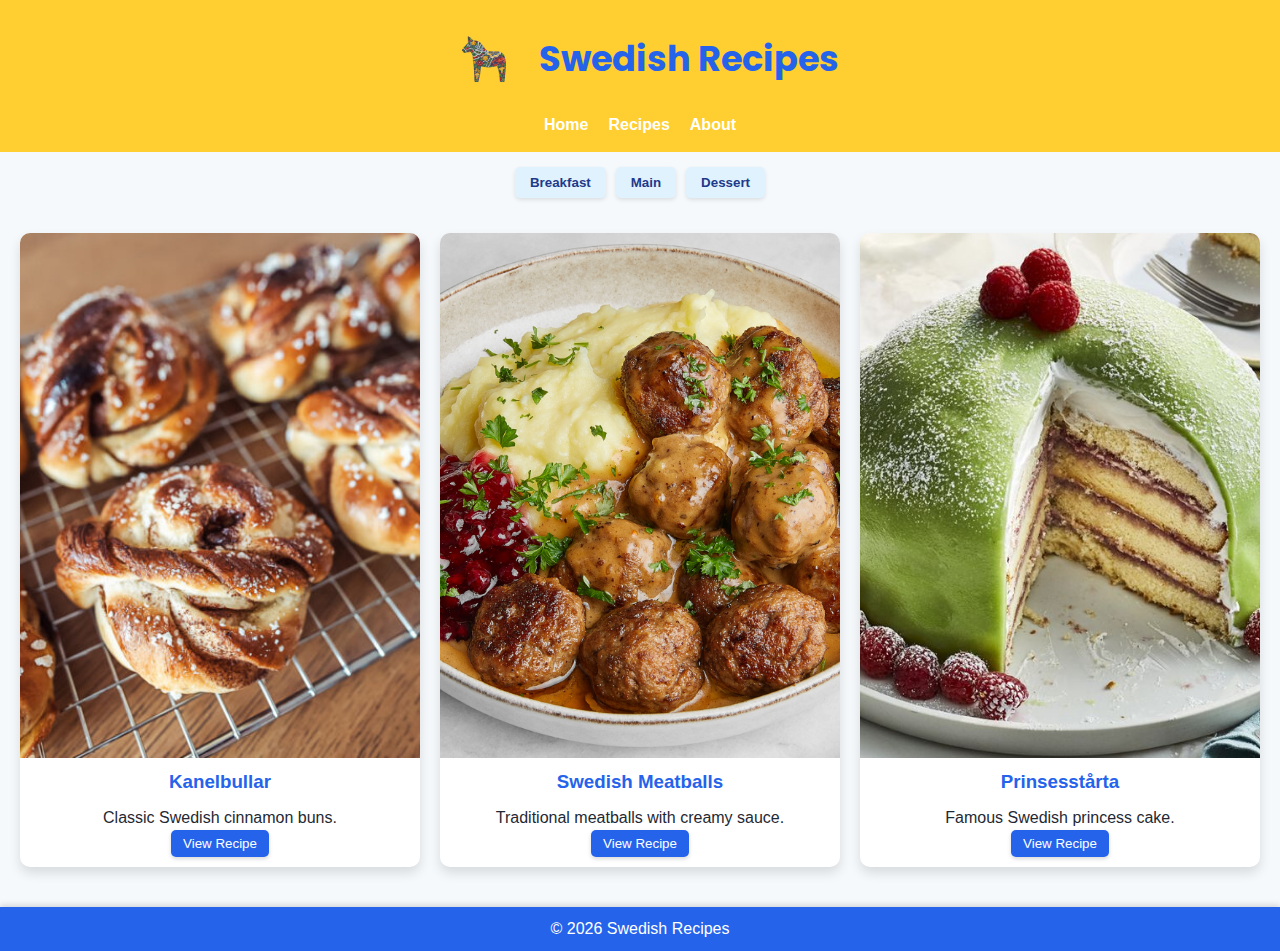
<file: html/index.html>
<!DOCTYPE html>
<html lang="en">
<head>
    <meta charset="UTF-8">
    <meta name="viewport" content="width=device-width, initial-scale=1.0">
    <title>Swedish Recipes Web App</title>

    <!-- Google Font -->
    <link rel="preconnect" href="https://fonts.googleapis.com">
    <link rel="preconnect" href="https://fonts.gstatic.com" crossorigin>
    <link href="https://fonts.googleapis.com/css2?family=Poppins:wght@600;700&display=swap" rel="stylesheet">

    <!-- CSS -->
    <link rel="stylesheet" href="../css/style.css">
</head>
<body>

<div id="app">

    <!-- Header with logo -->
    <header>
        <h1 class="app-title">
            <img src="../img/logo.png" alt="Logo">
            Swedish Recipes
        </h1>

        <nav>
            <ul>
                <li><a href="../html/index.html">Home</a></li>
                <li><a href="../html/index.html">Recipes</a></li>
                <li><a href="../html/about.html">About</a></li>
            </ul>
        </nav>
    </header>

    <!-- Filters -->
    <main>
        <section class="filters">
            <button onclick="window.location.href='../html/breakfast.html'">Breakfast</button>
            <button onclick="window.location.href='../html/maindish.html'">Main</button>
            <button onclick="window.location.href='../html/dessert.html'">Dessert</button>
        </section>

        <!-- Recipe cards -->
        <section class="recipes">
            <article class="recipe-card" data-category="Breakfast">
                <img src="../img/kanelbullar.jpg" alt="Kanelbullar">
                <h3>Kanelbullar</h3>
                <p>Classic Swedish cinnamon buns.</p>
                <button class="view-btn"
                        data-title="Kanelbullar"
                        data-details="Ingredients: Flour, Sugar, Cinnamon. Instructions: Bake at 180°C for 15 minutes.">
                    View Recipe
                </button>
            </article>

            <article class="recipe-card" data-category="Main">
                <img src="../img/meatballs.webp" alt="Köttbullar">
                <h3>Swedish Meatballs</h3>
                <p>Traditional meatballs with creamy sauce.</p>
                <button class="view-btn"
                        data-title="Köttbullar"
                        data-details="Ingredients: Beef, Pork, Onion, Cream. Instructions: Cook meatballs, prepare sauce, serve warm.">
                    View Recipe
                </button>
            </article>

            <article class="recipe-card" data-category="Dessert">
                <img src="../img/cake.jpg" alt="Prinsesstårta">
                <h3>Prinsesstårta</h3>
                <p>Famous Swedish princess cake.</p>
                <button class="view-btn"
                        data-title="Prinsesstårta"
                        data-details="Ingredients: Sponge cake, Cream, Marzipan. Instructions: Layer cake and cover with marzipan.">
                    View Recipe
                </button>
            </article>
        </section>
    </main>

    <!-- Modal -->
    <div id="modal" class="modal">
        <div class="modal-content">
            <span class="close">&times;</span>
            <h2 id="modal-title"></h2>
            <p id="modal-text"></p>
        </div>
    </div>

    <!-- Footer -->
    <footer>
        <p>© 2026 Swedish Recipes</p>
    </footer>

</div>

<!-- JS -->
<script src="../js/script.js"></script>
</body>
</html>
</file>
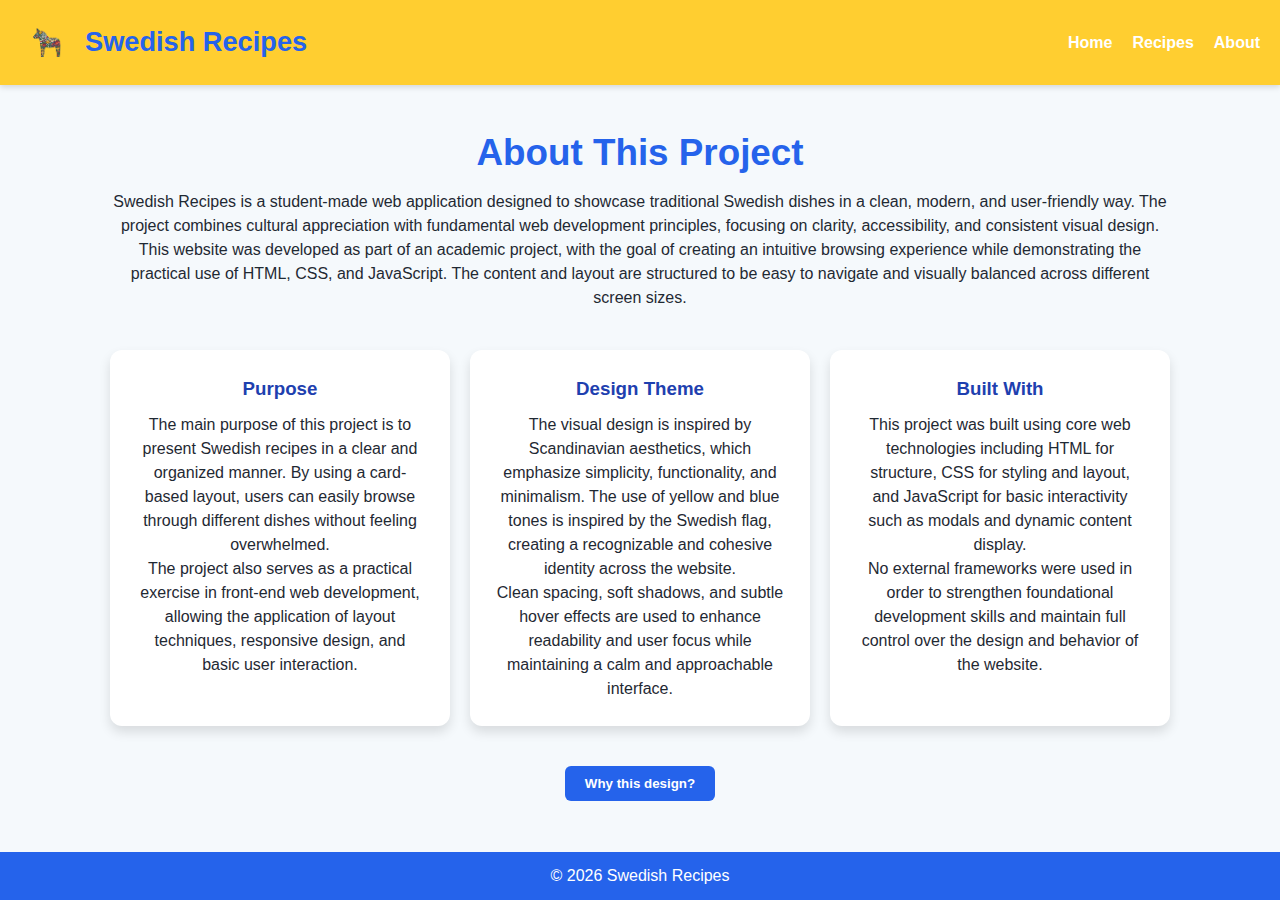
<file: html/about.html>
<!DOCTYPE html>
<html lang="en">
<head>
    <meta charset="UTF-8">
    <meta name="viewport" content="width=device-width, initial-scale=1.0">
    <title>About | Swedish Recipes</title>
    <link rel="stylesheet" href="../css/about.css">
</head>
<body>

<header>
    <div class="header-left">
        <img src="../img/logo.png" alt="Logo" class="header-logo">
        <span class="header-text">Swedish Recipes</span>
    </div>

    <nav>
        <ul>
            <li><a href="../html/index.html">Home</a></li>
            <li><a href="../html/index.html">Recipes</a></li>
            <li><a href="../html/about.html">About</a></li>
        </ul>
    </nav>
</header>

<main class="about-wrapper">

    <section class="about-hero">
        <h1>About This Project</h1>
        <p>
            Swedish Recipes is a student-made web application designed to showcase
            traditional Swedish dishes in a clean, modern, and user-friendly way.
            The project combines cultural appreciation with fundamental web
            development principles, focusing on clarity, accessibility, and
            consistent visual design.
        </p>
        <p>
            This website was developed as part of an academic project, with the goal
            of creating an intuitive browsing experience while demonstrating the
            practical use of HTML, CSS, and JavaScript. The content and layout are
            structured to be easy to navigate and visually balanced across different
            screen sizes.
        </p>
    </section>

    <section class="about-cards">
        <div class="about-card">
            <h3>Purpose</h3>
            <p>
                The main purpose of this project is to present Swedish recipes in a
                clear and organized manner. By using a card-based layout, users can
                easily browse through different dishes without feeling overwhelmed.
            </p>
            <p>
                The project also serves as a practical exercise in front-end web
                development, allowing the application of layout techniques,
                responsive design, and basic user interaction.
            </p>
        </div>

        <div class="about-card">
            <h3>Design Theme</h3>
            <p>
                The visual design is inspired by Scandinavian aesthetics, which
                emphasize simplicity, functionality, and minimalism. The use of
                yellow and blue tones is inspired by the Swedish flag, creating a
                recognizable and cohesive identity across the website.
            </p>
            <p>
                Clean spacing, soft shadows, and subtle hover effects are used to
                enhance readability and user focus while maintaining a calm and
                approachable interface.
            </p>
        </div>

        <div class="about-card">
            <h3>Built With</h3>
            <p>
                This project was built using core web technologies including HTML
                for structure, CSS for styling and layout, and JavaScript for basic
                interactivity such as modals and dynamic content display.
            </p>
            <p>
                No external frameworks were used in order to strengthen foundational
                development skills and maintain full control over the design and
                behavior of the website.
            </p>
        </div>
    </section>

    <section class="about-action">
        <button id="openModal">Why this design?</button>
    </section>

</main>

<footer>
    <p>© 2026 Swedish Recipes</p>
</footer>

<!-- Modal -->
<div class="modal" id="aboutModal">
    <div class="modal-content">
        <span class="close" id="closeModal">&times;</span>
        <h2>Design Philosophy</h2>
        <p>
            The design philosophy behind Swedish Recipes is rooted in Scandinavian
            principles of simplicity, clarity, and functionality. Every design
            decision was made to support ease of use and visual balance.
        </p>
        <p>
            By limiting the color palette and focusing on clean layouts, the website
            avoids unnecessary distractions and allows users to focus on the content.
            This approach reflects both Swedish design culture and modern web
            usability standards.
        </p>
    </div>
</div>

<script src="../js/about.js"></script>
</body>
</html>
</file>
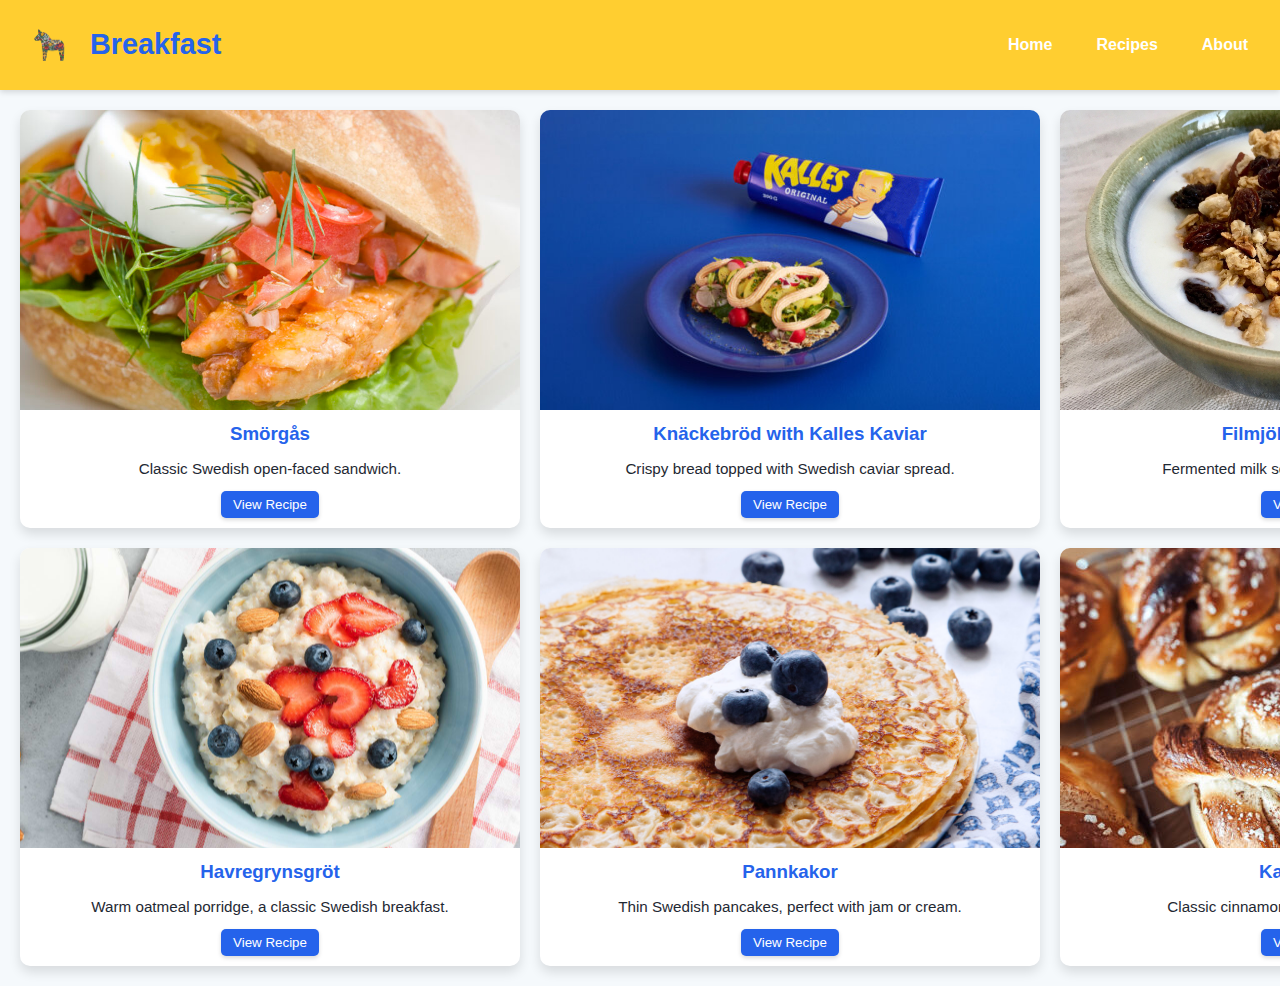
<file: html/breakfast.html>
<!DOCTYPE html>
<html lang="en">
<head>
    <meta charset="UTF-8">
    <meta name="viewport" content="width=device-width, initial-scale=1.0">
    <title>Breakfast - Swedish Recipes</title>

    <!-- Google Font -->
    <link rel="preconnect" href="https://fonts.googleapis.com">
    <link rel="preconnect" href="https://fonts.gstatic.com" crossorigin>
    <link href="https://fonts.googleapis.com/css2?family=Poppins:wght@600;700&display=swap" rel="stylesheet">

    <!-- CSS -->
    <link rel="stylesheet" href="../css/breakfast.css">
</head>
<body>

<div id="app">

    <!-- Header with logo -->
    <header>
        <div class="header-left">
            <img src="../img/logo.png" alt="Logo" class="header-logo">
            <span class="header-text">Breakfast</span>
        </div>

        <nav>
            <ul>
                <li><a href="../html/index.html">Home</a></li>
                <li><a href="../html/index.html">Recipes</a></li>
                <li><a href="../html/about.html">About</a></li>
            </ul>
        </nav>
    </header>

    <!-- Recipe cards -->
    <section class="recipes">

        <article class="recipe-card">
            <img src="../img/smorgas.jpg" alt="Smörgås">
            <h3>Smörgås</h3>
            <p>Classic Swedish open-faced sandwich.</p>
            <button class="view-btn"
                    data-title="Smörgås">
                View Recipe
            </button>
        </article>

        <article class="recipe-card">
            <img src="../img/knackebrod.jpg" alt="Knäckebröd with Kalles Kaviar">
            <h3>Knäckebröd with Kalles Kaviar</h3>
            <p>Crispy bread topped with Swedish caviar spread.</p>
            <button class="view-btn"
                    data-title="Knäckebröd with Kalles Kaviar">
                View Recipe
            </button>
        </article>

        <article class="recipe-card">
            <img src="../img/filmjolk.jpeg" alt="Filmjölk with Muesli">
            <h3>Filmjölk with Muesli</h3>
            <p>Fermented milk served with crunchy muesli.</p>
            <button class="view-btn"
                    data-title="Filmjölk with Muesli">
                View Recipe
            </button>
        </article>

        <article class="recipe-card">
            <img src="../img/havregrynsgrot.jpg" alt="Havregrynsgröt">
            <h3>Havregrynsgröt</h3>
            <p>Warm oatmeal porridge, a classic Swedish breakfast.</p>
            <button class="view-btn"
                    data-title="Havregrynsgröt">
                View Recipe
            </button>
        </article>

        <article class="recipe-card">
            <img src="../img/pannkakor.jpg" alt="Pannkakor">
            <h3>Pannkakor</h3>
            <p>Thin Swedish pancakes, perfect with jam or cream.</p>
            <button class="view-btn"
                    data-title="Pannkakor">
                View Recipe
            </button>
        </article>

        <article class="recipe-card">
            <img src="../img/kanelbullar.jpg" alt="Kanelbullar">
            <h3>Kanelbullar</h3>
            <p>Classic cinnamon buns, soft and aromatic.</p>
            <button class="view-btn"
                    data-title="Kanelbullar">
                View Recipe
            </button>
        </article>

    </section>

    <!-- Modal -->
    <div id="modal" class="modal">
        <div class="modal-content">
            <span class="close">&times;</span>
            <h2 id="modal-title"></h2>
            <p id="modal-text"></p>
        </div>
    </div>

</div>

<!-- JS -->
<script src="../js/breakfast.js"></script>
</body>
</html>
</file>
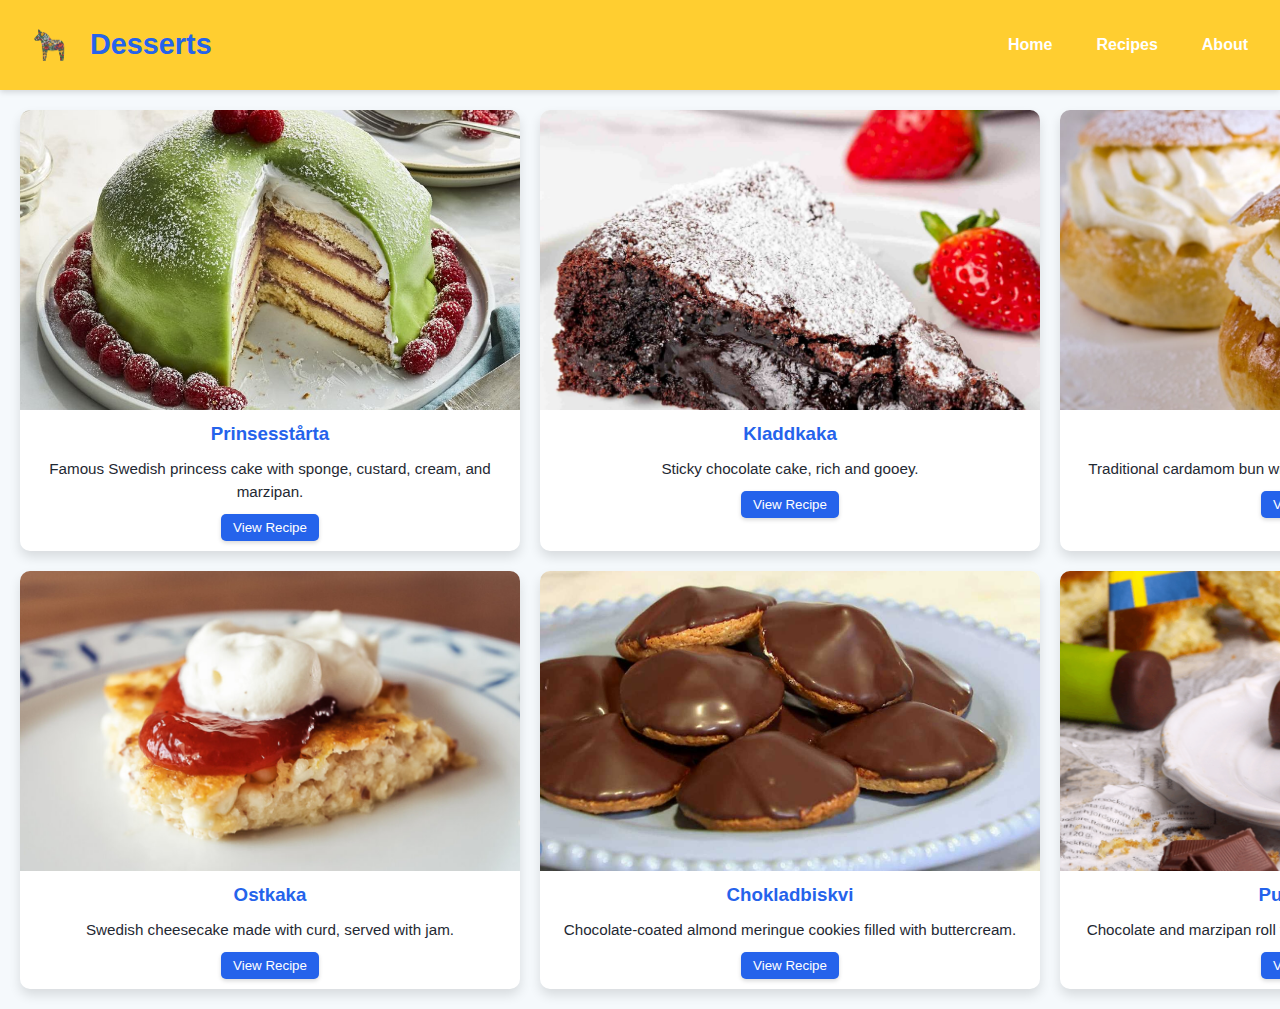
<file: html/dessert.html>
<!DOCTYPE html>
<html lang="en">
<head>
    <meta charset="UTF-8">
    <meta name="viewport" content="width=device-width, initial-scale=1.0">
    <title>Desserts - Swedish Recipes</title>

    <!-- Google Font -->
    <link rel="preconnect" href="https://fonts.googleapis.com">
    <link rel="preconnect" href="https://fonts.gstatic.com" crossorigin>
    <link href="https://fonts.googleapis.com/css2?family=Poppins:wght@600;700&display=swap" rel="stylesheet">

    <!-- CSS -->
    <link rel="stylesheet" href="../css/dessert.css">
</head>
<body>

<div id="app">

    <!-- Header with logo -->
    <header>
        <div class="header-left">
            <img src="../img/logo.png" alt="Logo" class="header-logo">
            <span class="header-text">Desserts</span>
        </div>

        <nav>
            <ul>
                <li><a href="../html/index.html">Home</a></li>
                <li><a href="../html/index.html">Recipes</a></li>
                <li><a href="../html/about.html">About</a></li>
            </ul>
        </nav>
    </header>

    <!-- Recipe cards -->
    <section class="recipes">

        <article class="recipe-card">
            <img src="../img/cake.jpg" alt="Prinsesstårta">
            <h3>Prinsesstårta</h3>
            <p>Famous Swedish princess cake with sponge, custard, cream, and marzipan.</p>
            <button class="view-btn"
                    data-title="Prinsesstårta">
                View Recipe
            </button>
        </article>

        <article class="recipe-card">
            <img src="../img/kladdkaka.jpg" alt="Kladdkaka">
            <h3>Kladdkaka</h3>
            <p>Sticky chocolate cake, rich and gooey.</p>
            <button class="view-btn"
                    data-title="Kladdkaka">
                View Recipe
            </button>
        </article>

        <article class="recipe-card">
            <img src="../img/semla.jpg" alt="Semla">
            <h3>Semla</h3>
            <p>Traditional cardamom bun with almond paste and whipped cream.</p>
            <button class="view-btn"
                    data-title="Semla">
                View Recipe
            </button>
        </article>

        <article class="recipe-card">
            <img src="../img/ostkaka.jpg" alt="Ostkaka">
            <h3>Ostkaka</h3>
            <p>Swedish cheesecake made with curd, served with jam.</p>
            <button class="view-btn"
                    data-title="Ostkaka">
                View Recipe
            </button>
        </article>

        <article class="recipe-card">
            <img src="../img/chokladbiskvi.jpg" alt="Chokladbiskvi">
            <h3>Chokladbiskvi</h3>
            <p>Chocolate-coated almond meringue cookies filled with buttercream.</p>
            <button class="view-btn"
                    data-title="Chokladbiskvi">
                View Recipe
            </button>
        </article>

        <article class="recipe-card">
            <img src="../img/punschroll.png" alt="Punsch-roll">
            <h3>Punsch-roll</h3>
            <p>Chocolate and marzipan roll flavored with Swedish punsch liqueur.</p>
            <button class="view-btn"
                    data-title="Punsch-roll">
                View Recipe
            </button>
        </article>

    </section>

    <!-- Modal -->
    <div id="modal" class="modal">
        <div class="modal-content">
            <span class="close">&times;</span>
            <h2 id="modal-title"></h2>
            <p id="modal-text"></p>
        </div>
    </div>

</div>

<!-- JS -->
<script src="../js/dessert.js"></script>
</body>
</html>
</file>
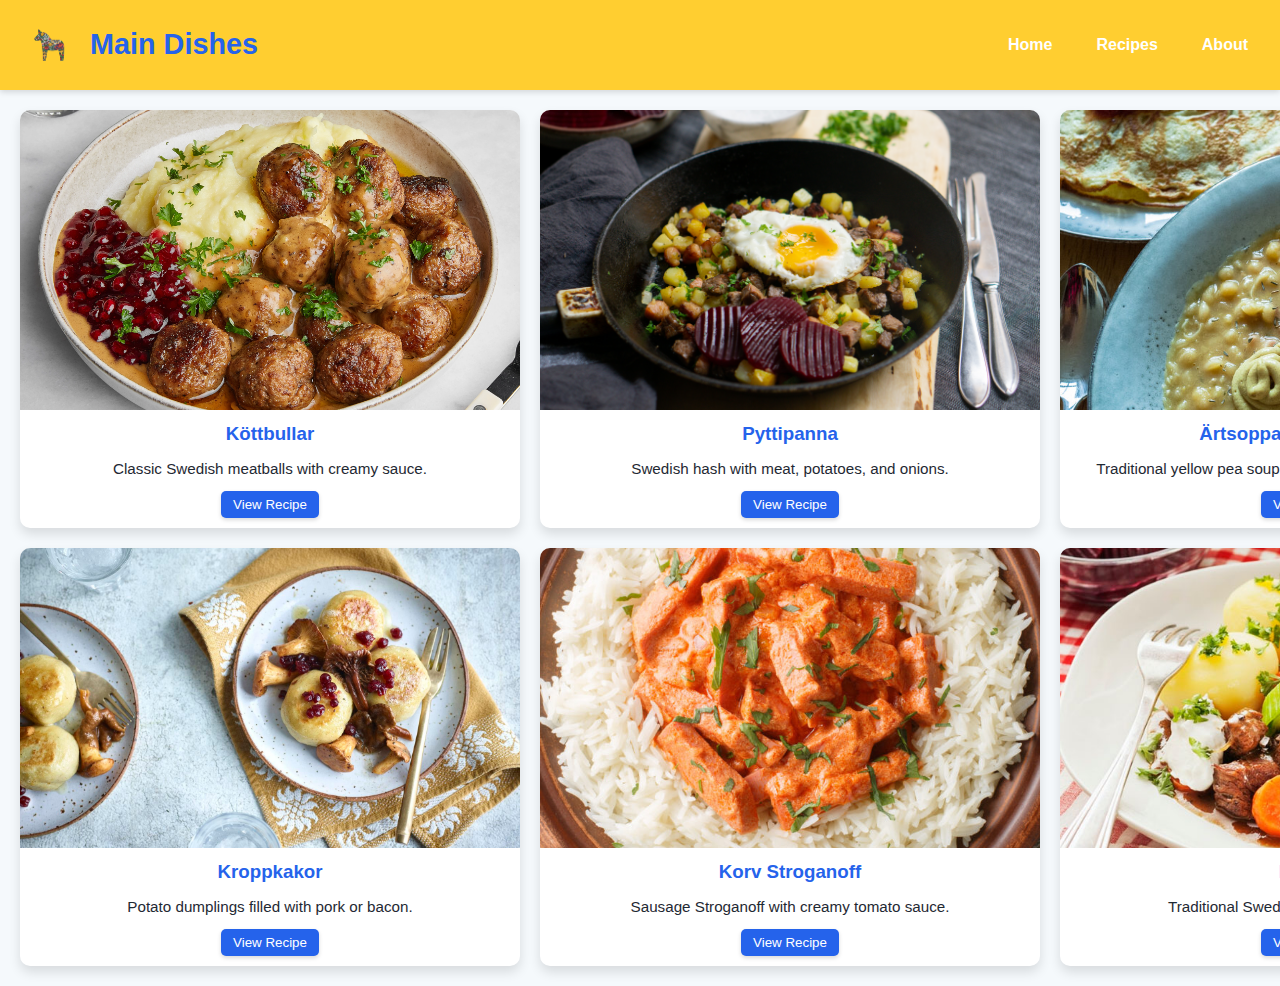
<file: html/maindish.html>
<!DOCTYPE html>
<html lang="en">
<head>
    <meta charset="UTF-8">
    <meta name="viewport" content="width=device-width, initial-scale=1.0">
    <title>Main Dishes - Swedish Recipes</title>

    <!-- Google Font -->
    <link rel="preconnect" href="https://fonts.googleapis.com">
    <link rel="preconnect" href="https://fonts.gstatic.com" crossorigin>
    <link href="https://fonts.googleapis.com/css2?family=Poppins:wght@600;700&display=swap" rel="stylesheet">

    <!-- CSS -->
    <link rel="stylesheet" href="../css/maindish.css">
</head>
<body>

<div id="app">

    <!-- Header with logo -->
    <header>
        <div class="header-left">
            <img src="../img/logo.png" alt="Logo" class="header-logo">
            <span class="header-text">Main Dishes</span>
        </div>

        <nav>
            <ul>
                <li><a href="../html/index.html">Home</a></li>
                <li><a href="../html/index.html">Recipes</a></li>
                <li><a href="../html/about.html">About</a></li>
            </ul>
        </nav>
    </header>

    <!-- Recipe cards -->
    <section class="recipes">

        <article class="recipe-card">
            <img src="../img/meatballs.webp" alt="Köttbullar">
            <h3>Köttbullar</h3>
            <p>Classic Swedish meatballs with creamy sauce.</p>
            <button class="view-btn"
                    data-title="Köttbullar"
                    data-details="Ingredients: Beef, Pork, Onion, Cream. Instructions: Cook meatballs, prepare sauce, serve warm.">
                View Recipe
            </button>
        </article>

        <article class="recipe-card">
            <img src="../img/pyttipanna.jpg" alt="Pyttipanna">
            <h3>Pyttipanna</h3>
            <p>Swedish hash with meat, potatoes, and onions.</p>
            <button class="view-btn"
                    data-title="Pyttipanna"
                    data-details="Ingredients: Potatoes, Meat, Onion. Instructions: Dice ingredients, fry together, serve with fried egg.">
                View Recipe
            </button>
        </article>

        <article class="recipe-card">
            <img src="../img/artsoppa.jpg" alt="Ärtsoppa och Pannkakor">
            <h3>Ärtsoppa och Pannkakor</h3>
            <p>Traditional yellow pea soup followed by thin Swedish pancakes.</p>
            <button class="view-btn"
                    data-title="Ärtsoppa och Pannkakor"
                    data-details="Ingredients: Peas, Onion, Flour, Milk, Eggs. Instructions: Cook peas into soup, then make thin pancakes for dessert.">
                View Recipe
            </button>
        </article>

        <article class="recipe-card">
            <img src="../img/kroppkakor.jpg" alt="Kroppkakor">
            <h3>Kroppkakor</h3>
            <p>Potato dumplings filled with pork or bacon.</p>
            <button class="view-btn"
                    data-title="Kroppkakor"
                    data-details="Ingredients: Potatoes, Pork, Onion, Flour. Instructions: Prepare dough, fill with pork, boil, serve with butter.">
                View Recipe
            </button>
        </article>

        <article class="recipe-card">
            <img src="../img/korv.jpg" alt="Korv Stroganoff">
            <h3>Korv Stroganoff</h3>
            <p>Sausage Stroganoff with creamy tomato sauce.</p>
            <button class="view-btn"
                    data-title="Korv Stroganoff"
                    data-details="Ingredients: Sausage, Onion, Tomato Sauce, Cream. Instructions: Cook sausage, add sauce, simmer and serve.">
                View Recipe
            </button>
        </article>

        <article class="recipe-card">
            <img src="../img/kalops.jpg" alt="Kalops">
            <h3>Kalops</h3>
            <p>Traditional Swedish beef stew with spices.</p>
            <button class="view-btn"
                    data-title="Kalops"
                    data-details="Ingredients: Beef, Onion, Carrots, Spices. Instructions: Simmer beef with veggies and spices for 2–3 hours.">
                View Recipe
            </button>
        </article>

    </section>

    <!-- Modal -->
    <div id="modal" class="modal">
        <div class="modal-content">
            <span class="close">&times;</span>
            <h2 id="modal-title"></h2>
            <p id="modal-text"></p>
        </div>
    </div>

</div>

<!-- JS -->
<script src="../js/maindish.js"></script>
</body>
</html>
</file>
<file: css/style.css>
/* Reset */
* {
    margin: 0;
    padding: 0;
    box-sizing: border-box;
}

/* Base */
body {
    font-family: Arial, sans-serif;
    background-color: #f5f9fc;
    color: #1f2933;
    line-height: 1.5;
}

/* Header */
header {
    background-color: #FFCE30;
    padding: 15px;
    text-align: center;
    color: #2563eb;
    box-shadow: 0 2px 6px rgba(0,0,0,0.15);
}

/* App title */
.app-title {
    font-family: 'Poppins', sans-serif;
    font-size: 2.2rem;
    font-weight: 700;
    display: flex;
    align-items: center;
    justify-content: center;
    gap: 10px;
    margin-bottom: 10px;
}

.app-title img {
    height: 5.5rem;
    width: auto;
}

/* Navigation */
nav ul {
    list-style: none;
    display: flex;
    justify-content: center;
    gap: 20px;
}

nav ul li a {
    text-decoration: none;
    color: white;
    font-weight: bold;
}

nav ul li a:hover {
    color: #bae6fd;
}

/* Filters */
.filters {
    display: flex;
    justify-content: center;
    gap: 10px;
    padding: 15px 0;
    background-color: #f5f9fc;
}

.filters button {
    padding: 8px 15px;
    border: none;
    background-color: #e0f2fe;
    cursor: pointer;
    border-radius: 5px;
    font-weight: bold;
    color: #1e3a8a;
    box-shadow: 0 2px 4px rgba(0,0,0,0.1);
}

.filters button:hover {
    background-color: #bae6fd;
}

/* Recipes grid */
.recipes {
    display: grid;
    grid-template-columns: repeat(auto-fit, minmax(250px, 1fr));
    gap: 20px;
    padding: 20px;
}

/* Recipe card */
.recipe-card {
    background-color: #ffffff;
    border-radius: 10px;
    overflow: hidden;
    text-align: center;
    padding-bottom: 10px;
    box-shadow: 0 6px 12px rgba(0,0,0,0.12);
    transition: transform 0.2s ease, box-shadow 0.2s ease;
}

.recipe-card:hover {
    transform: translateY(-4px);
    box-shadow: 0 10px 20px rgba(0,0,0,0.18);
}

.recipe-card img {
    width: 100%;
    height: 525px;
    object-fit: cover;
    display: block;
}

.recipe-card h3 {
    margin: 10px 0;
    color: #2563eb;
}

.recipe-card button {
    padding: 6px 12px;
    border: none;
    background-color: #2563eb;
    color: white;
    cursor: pointer;
    border-radius: 5px;
    box-shadow: 0 2px 4px rgba(0,0,0,0.15);
}

.recipe-card button:hover {
    background-color: #1e40af;
}

/* Footer */
footer {
    background-color: #2563eb;
    text-align: center;
    padding: 10px 0;
    margin-top: 20px;
    color: white;
    box-shadow: 0 -2px 6px rgba(0,0,0,0.15);
}

/* Modal */
.modal {
    display: none;
    position: fixed;
    z-index: 10;
    left: 0;
    top: 0;
    width: 100%;
    height: 100%;
    background-color: rgba(15, 23, 42, 0.6);
}

.modal-content {
    background-color: #e0f2fe;
    margin: 10% auto;
    padding: 24px;
    width: 90%;
    max-width: 520px;
    border-radius: 14px;
    box-shadow: 0 20px 40px rgba(0,0,0,0.25);
}

.modal-content h2 {
    margin-bottom: 12px;
    color: #1e3a8a;
}

.modal-content p {
    white-space: pre-line;
    color: #1f2933;
}

.close {
    float: right;
    font-size: 24px;
    font-weight: bold;
    cursor: pointer;
}

/* Large tablets / small desktops */
@media (max-width: 1024px) {
    .app-title img {
        height: 4.5rem;
    }

    nav ul {
        flex-wrap: wrap;
        gap: 15px;
    }

    .filters {
        flex-direction: column;
        gap: 8px;
        padding: 10px 0;
    }

    .recipe-card img {
        height: 400px;
    }
}

/* Tablets / medium screens */
@media (max-width: 768px) {
    .app-title {
        font-size: 1.8rem;
        gap: 5px;
    }

    .recipe-card img {
        height: 300px;
    }

    .recipe-card {
        padding-bottom: 8px;
    }
}

/* Mobile phones */
@media (max-width: 480px) {
    .app-title {
        font-size: 1.5rem;
        gap: 5px;
    }

    .app-title img {
        height: 3.5rem;
    }

    nav ul li a {
        font-size: 0.9rem;
    }

    .filters {
        flex-direction: column;
        align-items: center;
    }

    .filters button {
        width: 90%;
        padding: 8px 0;
    }

    .recipe-card img {
        height: 220px;
    }

    .modal-content {
        margin: 20% auto;
        padding: 18px;
        width: 95%;
        max-width: 400px;
    }
}
</file>
<file: css/about.css>
/* Base reset */
* {
    margin: 0;
    padding: 0;
    box-sizing: border-box;
}

body {
    font-family: Arial, sans-serif;
    background-color: #f5f9fc;
    color: #1f2933;
    line-height: 1.5;

    min-height: 100vh;
    display: flex;
    flex-direction: column;
}

/* Header (same theme) */
header {
    background-color: #FFCE30;
    padding: 15px 20px;
    display: flex;
    align-items: center;
    justify-content: space-between;
    box-shadow: 0 2px 6px rgba(0,0,0,0.15);
}

.header-left {
    display: flex;
    align-items: center;
    gap: 10px;
}

.header-logo {
    height: 55px;
}

.header-text {
    font-size: 1.7rem;
    font-weight: 700;
    color: #2563eb;
}

nav ul {
    list-style: none;
    display: flex;
    gap: 20px;
}

nav a {
    color: white;
    text-decoration: none;
    font-weight: bold;
}

/* About layout */
.about-wrapper {
    max-width: 1100px;
    margin: auto;
    padding: 40px 20px;
    flex: 1;
}

.about-hero {
    text-align: center;
    margin-bottom: 40px;
}

.about-hero h1 {
    font-size: 2.3rem;
    color: #2563eb;
    margin-bottom: 10px;
}

/* Cards */
.about-cards {
    display: grid;
    grid-template-columns: repeat(3, 1fr);
    gap: 20px;
}

.about-card {
    background: white;
    padding: 25px;
    border-radius: 12px;
    box-shadow: 0 6px 12px rgba(0,0,0,0.12);
    text-align: center;
}

.about-card h3 {
    margin-bottom: 10px;
    color: #1e40af;
}

/* Button */
.about-action {
    text-align: center;
    margin-top: 40px;
}

.about-action button {
    padding: 10px 20px;
    background-color: #2563eb;
    color: white;
    border: none;
    border-radius: 6px;
    font-weight: bold;
    cursor: pointer;
}

/* Footer */
footer {
    background-color: #2563eb;
    color: white;
    text-align: center;
    padding: 12px 0;
}

/* Modal */
.modal {
    display: none;
    position: fixed;
    inset: 0;
    background: rgba(15, 23, 42, 0.6);
}

.modal-content {
    background: #e0f2fe;
    max-width: 500px;
    margin: 15% auto;
    padding: 25px;
    border-radius: 14px;
}

.close {
    float: right;
    font-size: 24px;
    cursor: pointer;
}

/* Mobile phones */
@media (max-width: 480px) {
    header {
        flex-direction: column;
        gap: 10px;
        text-align: center;
    }

    .header-text {
        font-size: 1.4rem;
    }

    .about-wrapper {
        padding: 25px 12px;
    }

    .about-hero h1 {
        font-size: 1.8rem;
    }

    .about-card {
        padding: 20px;
    }

    .about-action button {
        width: 100%;
        max-width: 240px;
    }

    .modal-content {
        width: 90%;
        margin: 30% auto;
    }
}

/* Tablets / small screens */
@media (max-width: 768px) {
    .about-cards {
        grid-template-columns: 1fr;
    }

    nav ul {
        flex-wrap: wrap;
        justify-content: center;
        gap: 12px;
    }

    .about-hero h1 {
        font-size: 2rem;
    }

    .header-text {
        font-size: 1.5rem;
    }
}

/* Medium tablets / small laptops */
@media (max-width: 1024px) {
    .about-wrapper {
        padding: 35px 20px;
    }

    .about-cards {
        grid-template-columns: repeat(2, 1fr);
    }
}

/* Large screens / ultrawide */
@media (min-width: 1400px) {
    .about-wrapper {
        max-width: 1300px;
    }

    .about-hero h1 {
        font-size: 2.6rem;
    }
}
</file>
<file: css/breakfast.css>
/* Reset */
* {
    margin: 0;
    padding: 0;
    box-sizing: border-box;
}

/* Base */
body {
    font-family: Arial, sans-serif;
    background-color: #f5f9fc;
    color: #1f2933;
    line-height: 1.5;
}

/* Header */
header {
    background-color: #FFCE30;
    padding: 15px 20px;
    display: flex;
    align-items: center;
    justify-content: space-between;
    box-shadow: 0 2px 6px rgba(0,0,0,0.15);
}

/* Header left (logo + title) */
.header-left {
    display: flex;
    align-items: center;
    gap: 10px;
}

.header-logo {
    height: 60px;
    width: auto;
}

.header-text {
    font-size: 1.8rem;
    font-weight: 700;
    color: #2563eb;
}

/* Navigation */
nav ul {
    list-style: none;
    display: flex;
    gap: 20px;
}

nav ul li a {
    text-decoration: none;
    color: white;
    font-weight: bold;
    padding: 8px 12px;
    border-radius: 4px;
    transition: background 0.2s ease;
}

nav ul li a:hover {
    background-color: rgba(255, 255, 255, 0.2);
}

/* Recipes grid */
.recipes {
    display: grid;
    grid-template-columns: repeat(3, 1fr);
    gap: 20px;
    padding: 20px;
    justify-items: center;
}

/* Recipe card */
.recipe-card {
    width: 500px;
    background-color: #ffffff;
    border-radius: 10px;
    overflow: hidden;
    text-align: center;
    padding-bottom: 10px;
    box-shadow: 0 6px 12px rgba(0,0,0,0.12);
    transition: transform 0.2s ease, box-shadow 0.2s ease;
}

.recipe-card:hover {
    transform: translateY(-4px);
    box-shadow: 0 10px 20px rgba(0,0,0,0.18);
}

.recipe-card img {
    width: 100%;
    height: 300px;
    object-fit: cover;
    display: block;
}

.recipe-card h3 {
    margin: 10px 0;
    color: #2563eb;
}

.recipe-card p {
    margin-bottom: 10px;
    font-size: 0.95rem;
    color: #1f2933;
}

.recipe-card button {
    padding: 6px 12px;
    border: none;
    background-color: #2563eb;
    color: white;
    cursor: pointer;
    border-radius: 5px;
    box-shadow: 0 2px 4px rgba(0,0,0,0.15);
    transition: background 0.2s ease;
}

.recipe-card button:hover {
    background-color: #1e40af;
}

/* Modal */
.modal {
    display: none;
    position: fixed;
    z-index: 10;
    left: 0;
    top: 0;
    width: 100%;
    height: 100%;
    background-color: rgba(15, 23, 42, 0.6);
}

.modal-content {
    background-color: #e0f2fe;
    margin: 10% auto;
    padding: 24px;
    width: 90%;
    max-width: 520px;
    border-radius: 14px;
    box-shadow: 0 20px 40px rgba(0,0,0,0.25);
}

.modal-content h2 {
    margin-bottom: 12px;
    color: #1e3a8a;
}

.modal-content p {
    white-space: pre-line;
    color: #1f2933;
}

.close {
    float: right;
    font-size: 24px;
    font-weight: bold;
    cursor: pointer;
}

/* Large tablets / small desktops */
@media (max-width: 1024px) {
    header {
        flex-direction: column;
        align-items: flex-start;
        gap: 10px;
    }

    .recipes {
        grid-template-columns: repeat(2, 1fr);
        padding: 15px;
    }

    .recipe-card {
        width: 90%;
    }

    .recipe-card img {
        height: 250px;
    }

    nav ul {
        flex-wrap: wrap;
        gap: 15px;
    }
}

/* Tablets / medium screens */
@media (max-width: 768px) {
    .header-logo {
        height: 50px;
    }

    .header-text {
        font-size: 1.5rem;
    }

    .recipes {
        grid-template-columns: 1fr;
        gap: 15px;
    }

    .recipe-card img {
        height: 220px;
    }
}

/* Mobile phones */
@media (max-width: 480px) {
    header {
        padding: 10px 15px;
    }

    .header-logo {
        height: 40px;
    }

    .header-text {
        font-size: 1.2rem;
    }

    nav ul {
        flex-direction: column;
        gap: 8px;
        width: 100%;
    }

    nav ul li a {
        width: 100%;
        text-align: center;
    }

    .recipe-card {
        width: 95%;
        padding-bottom: 8px;
    }

    .recipe-card img {
        height: 180px;
    }

    .modal-content {
        margin: 25% auto;
        padding: 18px;
        width: 95%;
        max-width: 400px;
    }
}
</file>
<file: css/dessert.css>
/* Reset */
* {
    margin: 0;
    padding: 0;
    box-sizing: border-box;
}

/* Base */
body {
    font-family: Arial, sans-serif;
    background-color: #f5f9fc;
    color: #1f2933;
    line-height: 1.5;
}

/* Header */
header {
    background-color: #FFCE30;
    padding: 15px 20px;
    display: flex;
    align-items: center;
    justify-content: space-between;
    box-shadow: 0 2px 6px rgba(0,0,0,0.15);
}

/* Header left (logo + title) */
.header-left {
    display: flex;
    align-items: center;
    gap: 10px;
}

.header-logo {
    height: 60px;
    width: auto;
}

.header-text {
    font-size: 1.8rem;
    font-weight: 700;
    color: #2563eb;
}

/* Navigation */
nav ul {
    list-style: none;
    display: flex;
    gap: 20px;
}

nav ul li a {
    text-decoration: none;
    color: white;
    font-weight: bold;
    padding: 8px 12px;
    border-radius: 4px;
    transition: background 0.2s ease;
}

nav ul li a:hover {
    background-color: rgba(255, 255, 255, 0.2);
}

/* Recipes grid */
.recipes {
    display: grid;
    grid-template-columns: repeat(3, 1fr);
    gap: 20px;
    padding: 20px;
}

/* Recipe card */
.recipe-card {
    width: 500px;
    background-color: #ffffff;
    border-radius: 10px;
    overflow: hidden;
    text-align: center;
    padding-bottom: 10px;
    box-shadow: 0 6px 12px rgba(0,0,0,0.12);
    transition: transform 0.2s ease, box-shadow 0.2s ease;
    margin: 0 auto;
}

.recipe-card:hover {
    transform: translateY(-4px);
    box-shadow: 0 10px 20px rgba(0,0,0,0.18);
}

.recipe-card img {
    width: 100%;
    height: 300px;
    object-fit: cover;
    display: block;
}

.recipe-card h3 {
    margin: 10px 0;
    color: #2563eb;
}

.recipe-card p {
    margin-bottom: 10px;
    font-size: 0.95rem;
    color: #1f2933;
}

.recipe-card button {
    padding: 6px 12px;
    border: none;
    background-color: #2563eb;
    color: white;
    cursor: pointer;
    border-radius: 5px;
    box-shadow: 0 2px 4px rgba(0,0,0,0.15);
    transition: background 0.2s ease;
}

.recipe-card button:hover {
    background-color: #1e40af;
}

/* Modal */
.modal {
    display: none;
    position: fixed;
    z-index: 10;
    left: 0;
    top: 0;
    width: 100%;
    height: 100%;
    background-color: rgba(15, 23, 42, 0.6);
}

.modal-content {
    background-color: #e0f2fe;
    margin: 10% auto;
    padding: 24px;
    width: 90%;
    max-width: 520px;
    border-radius: 14px;
    box-shadow: 0 20px 40px rgba(0,0,0,0.25);
}

.modal-content h2 {
    margin-bottom: 12px;
    color: #1e3a8a;
}

.modal-content p {
    white-space: pre-line;
    color: #1f2933;
}

.close {
    float: right;
    font-size: 24px;
    font-weight: bold;
    cursor: pointer;
}

/* Large tablets / small desktops */
@media (max-width: 1024px) {
    header {
        flex-direction: column;
        align-items: flex-start;
        gap: 10px;
    }

    .recipes {
        grid-template-columns: repeat(2, 1fr);
        padding: 15px;
    }

    .recipe-card {
        width: 90%;
    }

    .recipe-card img {
        height: 250px;
    }

    nav ul {
        flex-wrap: wrap;
        gap: 15px;
    }
}

/* Tablets / medium screens */
@media (max-width: 768px) {
    .header-logo {
        height: 50px;
    }

    .header-text {
        font-size: 1.5rem;
    }

    .recipes {
        grid-template-columns: 1fr;
        gap: 15px;
    }

    .recipe-card img {
        height: 220px;
    }
}

/* Mobile phones */
@media (max-width: 480px) {
    header {
        padding: 10px 15px;
    }

    .header-logo {
        height: 40px;
    }

    .header-text {
        font-size: 1.2rem;
    }

    nav ul {
        flex-direction: column;
        gap: 8px;
        width: 100%;
    }

    nav ul li a {
        width: 100%;
        text-align: center;
    }

    .recipe-card {
        width: 95%;
        padding-bottom: 8px;
    }

    .recipe-card img {
        height: 180px;
    }

    .modal-content {
        margin: 25% auto;
        padding: 18px;
        width: 95%;
        max-width: 400px;
    }
}
</file>
<file: css/maindish.css>
/* Reset */
* {
    margin: 0;
    padding: 0;
    box-sizing: border-box;
}

/* Base */
body {
    font-family: Arial, sans-serif;
    background-color: #f5f9fc;
    color: #1f2933;
    line-height: 1.5;
}

/* Header */
header {
    background-color: #FFCE30;
    padding: 15px 20px;
    display: flex;
    align-items: center;
    justify-content: space-between;
    color: #2563eb;
    box-shadow: 0 2px 6px rgba(0,0,0,0.15);
}

/* Header left (logo + title) */
.header-left {
    display: flex;
    align-items: center;
    gap: 10px;
}

.header-logo {
    height: 60px;
    width: auto;
}

.header-text {
    font-size: 1.8rem;
    font-weight: 700;
    color: #2563eb;
}

/* Navigation */
nav ul {
    list-style: none;
    display: flex;
    gap: 20px;
}

nav ul li a {
    text-decoration: none;
    color: white;
    font-weight: bold;
    padding: 8px 12px;
    border-radius: 4px;
    transition: background 0.2s ease;
}

nav ul li a:hover {
    background-color: rgba(255, 255, 255, 0.2);
}

/* Recipes grid - 3 on top, 3 on bottom */
.recipes {
    display: grid;
    grid-template-columns: repeat(3, 1fr);
    gap: 20px;
    padding: 20px;
    justify-items: center;
}

/* Recipe card */
.recipe-card {
    width: 500px;
    background-color: #ffffff;
    border-radius: 10px;
    overflow: hidden;
    text-align: center;
    padding-bottom: 10px;
    box-shadow: 0 6px 12px rgba(0,0,0,0.12);
    transition: transform 0.2s ease, box-shadow 0.2s ease;
}

.recipe-card:hover {
    transform: translateY(-4px);
    box-shadow: 0 10px 20px rgba(0,0,0,0.18);
}

.recipe-card img {
    width: 100%;
    height: 300px;
    object-fit: cover;
    display: block;
}

.recipe-card h3 {
    margin: 10px 0;
    color: #2563eb;
}

.recipe-card p {
    margin-bottom: 10px;
    font-size: 0.95rem;
    color: #1f2933;
}

.recipe-card button {
    padding: 6px 12px;
    border: none;
    background-color: #2563eb;
    color: white;
    cursor: pointer;
    border-radius: 5px;
    box-shadow: 0 2px 4px rgba(0,0,0,0.15);
    transition: background 0.2s ease;
}

.recipe-card button:hover {
    background-color: #1e40af;
}

/* Modal */
.modal {
    display: none;
    position: fixed;
    z-index: 10;
    left: 0;
    top: 0;
    width: 100%;
    height: 100%;
    background-color: rgba(15, 23, 42, 0.6);
}

.modal-content {
    background-color: #e0f2fe;
    margin: 10% auto;
    padding: 24px;
    width: 90%;
    max-width: 520px;
    border-radius: 14px;
    box-shadow: 0 20px 40px rgba(0,0,0,0.25);
}

.modal-content h2 {
    margin-bottom: 12px;
    color: #1e3a8a;
}

.modal-content p {
    white-space: pre-line;
    color: #1f2933;
}

.close {
    float: right;
    font-size: 24px;
    font-weight: bold;
    cursor: pointer;
}

/* Large tablets / small desktops */
@media (max-width: 1024px) {
    header {
        flex-direction: column;
        align-items: flex-start;
        gap: 10px;
    }

    .recipes {
        grid-template-columns: repeat(2, 1fr);
        padding: 15px;
    }

    .recipe-card {
        width: 90%;
    }

    .recipe-card img {
        height: 250px;
    }

    nav ul {
        flex-wrap: wrap;
        gap: 15px;
    }
}

/* Tablets / medium screens */
@media (max-width: 768px) {
    .header-logo {
        height: 50px;
    }

    .header-text {
        font-size: 1.5rem;
    }

    .recipes {
        grid-template-columns: 1fr;
        gap: 15px;
    }

    .recipe-card img {
        height: 220px;
    }
}

/* Mobile phones */
@media (max-width: 480px) {
    header {
        padding: 10px 15px;
    }

    .header-logo {
        height: 40px;
    }

    .header-text {
        font-size: 1.2rem;
    }

    nav ul {
        flex-direction: column;
        gap: 8px;
        width: 100%;
    }

    nav ul li a {
        width: 100%;
        text-align: center;
    }

    .recipe-card {
        width: 95%;
        padding-bottom: 8px;
    }

    .recipe-card img {
        height: 180px;
    }

    .modal-content {
        margin: 25% auto;
        padding: 18px;
        width: 95%;
        max-width: 400px;
    }
}
</file>
